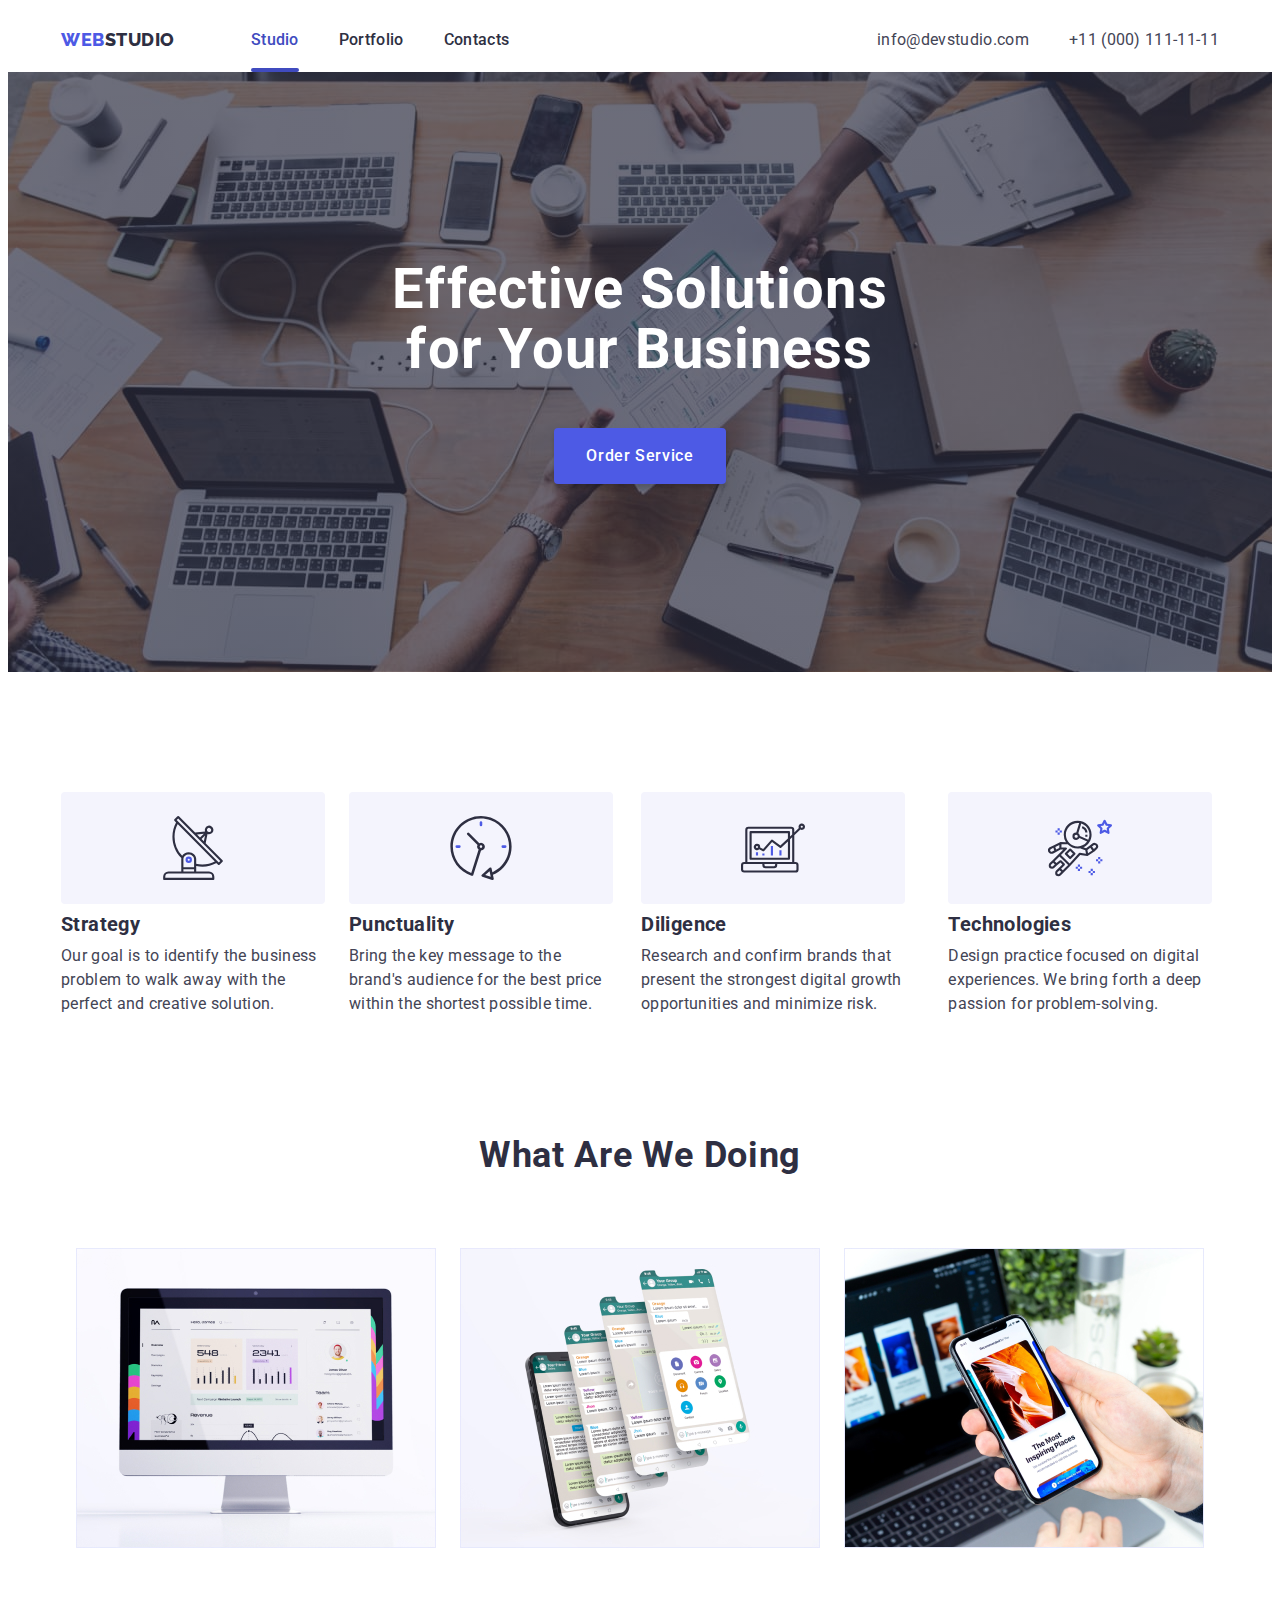
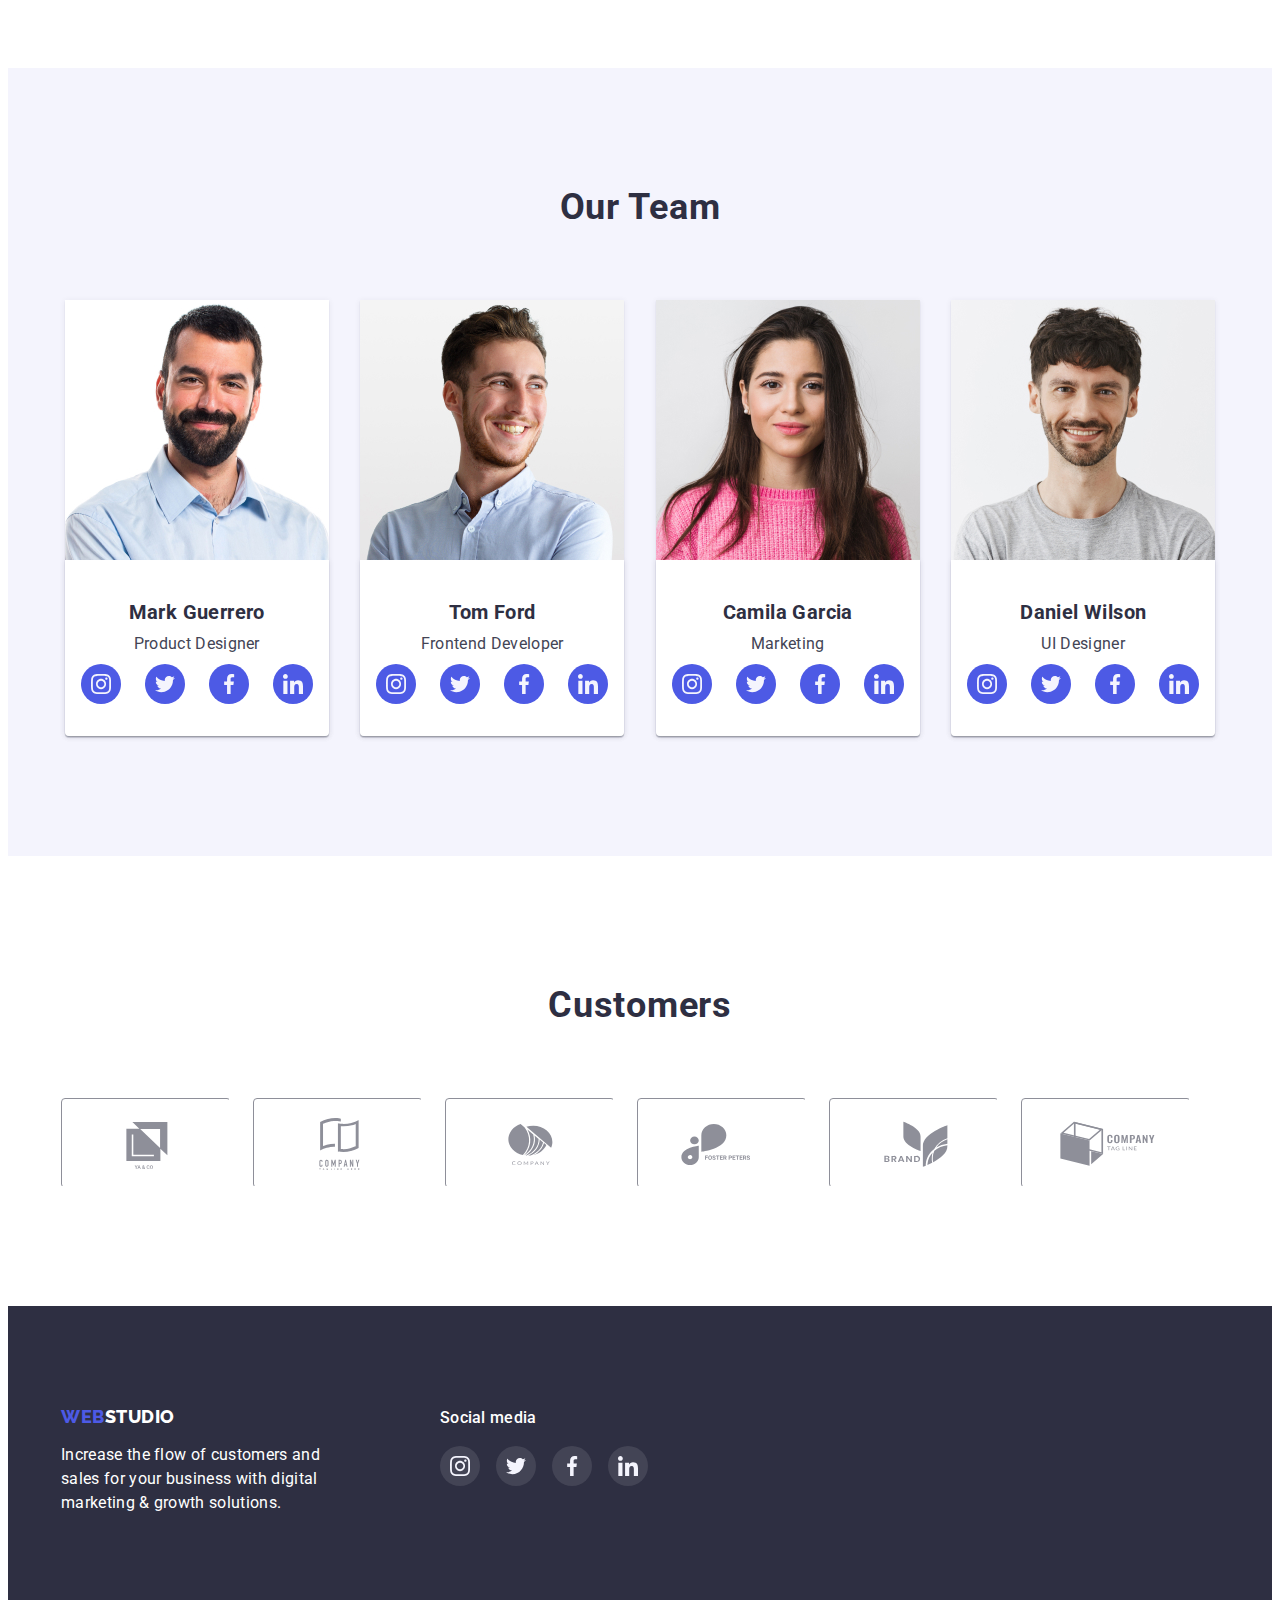
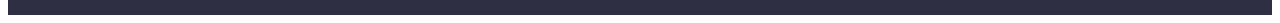
<file: index.html>
<!DOCTYPE html>
<html lang="en">
  <head>
    <meta charset="UTF-8" />
    <meta http-equiv="X-UA-Compatible" content="IE=edge" />
    <meta name="viewport" content="width=device-width, initial-scale=1.0" />
    <title>Document</title>
    <link rel="preconnect" href="https://fonts.googleapis.com" />
    <link rel="preconnect" href="https://fonts.gstatic.com" crossorigin />
    <link
      href="https://fonts.googleapis.com/css2?family=Raleway:wght@800&family=Roboto:wght@400;500;700;900&display=swap"
      rel="stylesheet"
    />
    <link
      rel="stylesheet"
      href="https://cdnjs.cloudflare.com/ajax/libs/modern-normalize/1.1.0/modern-normalize.min.css"
      integrity="sha512-wpPYUAdjBVSE4KJnH1VR1HeZfpl1ub8YT/NKx4PuQ5NmX2tKuGu6U/JRp5y+Y8XG2tV+wKQpNHVUX03MfMFn9Q=="
      crossorigin="anonymous"
      referrerpolicy="no-referrer"
    />
    <link rel="stylesheet" href="./css/styles.css" />
  </head>
  <body>
    <!-- header -->
    <header>
      <div class="container main-nav">
        <nav class="nav">
          <a class="logo-link-header link" href="./index.html"
            ><span class="logo">Web</span><span class="logo-end">Studio</span>
          </a>
          <ul class="site-nav list">
            <li class="item">
              <a class="active-link link current" href="./index.html">Studio</a>
            </li>
            <li class="item">
              <a class="active-link link" href="./portfolio.html">Portfolio</a>
            </li>
            <li class="item">
              <a class="active-link link" href="">Contacts</a>
            </li>
          </ul>
        </nav>

        <address class="nav-container">
          <ul class="nav-adress">
            <li class="list">
              <a class="mail item link" href="mailto:info@devstudio.com"
                >info@devstudio.com</a
              >
            </li>
            <li class="list">
              <a class="phone link" href="tel:+110001111111"
                >+11 (000) 111-11-11</a
              >
            </li>
          </ul>
        </address>
      </div>
    </header>
    <!-- hero -->
    <main>
      <section class="section-hero hero-wrap">
        <div class="container">
          <h1 class="hero">Effective Solutions for Your Business</h1>
          <button type="button" class="button-hero" data-modal-open>
            Order Service
          </button>
        </div>

        <div class="backdrop is-hidden" data-modal>
          <div class="modal">
            <p></p>
            <button type="button" class="modal-close" data-modal-close>
              <svg class="modal-icon-close" width="8" height="8">
                <use href="./images/icons.svg#icon-close-black"></use>
              </svg>
            </button>
          </div>
        </div>
      </section>
      <!-- about -->

      <section class="about">
        <div class="container">
          <h2 class="visually-hidden">about</h2>
          <ul class="about-list list">
            <li class="list-item">
              <div class="thumb">
                <svg class="team-soc-icon" width="64" height="64">
                  <use href="./images/icons.svg#icon-antenna"></use>
                </svg>
              </div>
              <h3 class="title-list">Strategy</h3>
              <p class="subtitle">
                Our goal is to identify the business problem to walk away with
                the perfect and creative solution.
              </p>
            </li>
            <li class="list-item">
              <div class="thumb">
                <svg class="team-soc-icon" width="64" height="64">
                  <use href="./images/icons.svg#icon-clock"></use>
                </svg>
              </div>
              <h3 class="title-list">Punctuality</h3>
              <p class="subtitle">
                Bring the key message to the brand's audience for the best price
                within the shortest possible time.
              </p>
            </li>
            <li class="list-item">
              <div class="thumb">
                <svg class="team-soc-icon" width="64" height="64">
                  <use href="./images/icons.svg#icon-diagram"></use>
                </svg>
              </div>
              <h3 class="title-list">Diligence</h3>
              <p class="subtitle">
                Research and confirm brands that present the strongest digital
                growth opportunities and minimize risk.
              </p>
            </li>
            <li class="list-item">
              <div class="thumb">
                <svg class="team-soc-icon" width="64" height="64">
                  <use href="./images/icons.svg#icon-astronaut"></use>
                </svg>
              </div>
              <h3 class="title-list">Technologies</h3>
              <p class="subtitle">
                Design practice focused on digital experiences. We bring forth a
                deep passion for problem-solving.
              </p>
            </li>
          </ul>
        </div>
      </section>

      <section>
        <div class="container">
          <h2 class="title-desk">What are we doing</h2>
          <ul class="going-title">
            <li class="list">
              <img
                class="image-list"
                src="./images/img1.jpg"
                alt="display picture"
                width="360"
              />
            </li>
            <li class="img-title list">
              <img
                class="image-list"
                src="./images/img2.jpg"
                alt="display phone"
                width="360"
              />
            </li>
            <li class="img-title list">
              <img
                class="image-list"
                src="./images/img3.jpg"
                alt="phone"
                width="360"
              />
            </li>
          </ul>
        </div>
      </section>

      <section class="team-section">
        <div class="container">
          <h2 class="title-team">Our Team</h2>
          <ul class="list title-workers">
            <li class="img-profile">
              <img
                src="./images/imgmarkguerrero.jpg"
                alt="markguerrero"
                width="264"
              />
              <div class="title-card">
                <h3 class="title-list">Mark Guerrero</h3>
                <p class="subtitle">Product Designer</p>
                <ul class="team-soc-list list">
                  <li class="team-soc-item">
                    <a class="team-soc-link link" href>
                      <svg class="team-soc-icon" width="20" height="20">
                        <use href="./images/icons.svg#icon-instagram"></use>
                      </svg>
                    </a>
                  </li>
                  <li class="team-soc-item">
                    <a class="team-soc-link link" href
                      ><svg class="team-soc-icon" width="20" height="20">
                        <use href="./images/icons.svg#icon-twitter"></use>
                      </svg>
                    </a>
                  </li>
                  <li class="team-soc-item">
                    <a class="team-soc-link link" href
                      ><svg class="team-soc-icon" width="20" height="20">
                        <use href="./images/icons.svg#icon-facebook"></use>
                      </svg>
                    </a>
                  </li>
                  <li class="team-soc-item">
                    <a class="team-soc-link link" href>
                      <svg class="team-soc-icon" width="20" height="20">
                        <use href="./images/icons.svg#icon-linkedin"></use>
                      </svg>
                    </a>
                  </li>
                </ul>
              </div>
            </li>
            <li class="img-profile">
              <img src="./images/imgtomford.jpg" alt="tomford" width="264" />
              <div class="title-card">
                <h3 class="title-list">Tom Ford</h3>
                <p class="subtitle">Frontend Developer</p>
                <ul class="team-soc-list list">
                  <li class="team-soc-item">
                    <a class="team-soc-link link" href>
                      <svg class="team-soc-icon" width="20" height="20">
                        <use href="./images/icons.svg#icon-instagram"></use>
                      </svg>
                    </a>
                  </li>
                  <li class="team-soc-item">
                    <a class="team-soc-link link" href
                      ><svg class="team-soc-icon" width="20" height="20">
                        <use href="./images/icons.svg#icon-twitter"></use>
                      </svg>
                    </a>
                  </li>
                  <li class="team-soc-item">
                    <a class="team-soc-link link" href
                      ><svg class="team-soc-icon" width="20" height="20">
                        <use href="./images/icons.svg#icon-facebook"></use>
                      </svg>
                    </a>
                  </li>
                  <li class="team-soc-item">
                    <a class="team-soc-link link" href>
                      <svg class="team-soc-icon" width="20" height="20">
                        <use href="./images/icons.svg#icon-linkedin"></use>
                      </svg>
                    </a>
                  </li>
                </ul>
              </div>
            </li>
            <li class="img-profile">
              <img
                src="./images/imgcamilagarcia.jpg"
                alt="camilagarcia"
                width="264"
              />
              <div class="title-card">
                <h3 class="title-list">Camila Garcia</h3>
                <p class="subtitle">Marketing</p>
                <ul class="team-soc-list list">
                  <li class="team-soc-item">
                    <a class="team-soc-link link" href>
                      <svg class="team-soc-icon" width="20" height="20">
                        <use href="./images/icons.svg#icon-instagram"></use>
                      </svg>
                    </a>
                  </li>
                  <li class="team-soc-item">
                    <a class="team-soc-link link" href
                      ><svg class="team-soc-icon" width="20" height="20">
                        <use href="./images/icons.svg#icon-twitter"></use>
                      </svg>
                    </a>
                  </li>
                  <li class="team-soc-item">
                    <a class="team-soc-link link" href
                      ><svg class="team-soc-icon" width="20" height="20">
                        <use href="./images/icons.svg#icon-facebook"></use>
                      </svg>
                    </a>
                  </li>
                  <li class="team-soc-item">
                    <a class="team-soc-link link" href>
                      <svg class="team-soc-icon" width="20" height="20">
                        <use href="./images/icons.svg#icon-linkedin"></use>
                      </svg>
                    </a>
                  </li>
                </ul>
              </div>
            </li>
            <li class="img-profile">
              <img
                src="./images/imgdanielwilson.jpg"
                alt="danielwilson"
                width="264"
              />
              <div class="title-card">
                <h3 class="title-list">Daniel Wilson</h3>
                <p class="subtitle">UI Designer</p>
                <ul class="team-soc-list list">
                  <li class="team-soc-item">
                    <a class="team-soc-link link" href>
                      <svg class="team-soc-icon" width="20" height="20">
                        <use href="./images/icons.svg#icon-instagram"></use>
                      </svg>
                    </a>
                  </li>
                  <li class="team-soc-item">
                    <a class="team-soc-link link" href
                      ><svg class="team-soc-icon" width="20" height="20">
                        <use href="./images/icons.svg#icon-twitter"></use>
                      </svg>
                    </a>
                  </li>
                  <li class="team-soc-item">
                    <a class="team-soc-link link" href
                      ><svg class="team-soc-icon" width="20" height="20">
                        <use href="./images/icons.svg#icon-facebook"></use>
                      </svg>
                    </a>
                  </li>
                  <li class="team-soc-item">
                    <a class="team-soc-link link" href>
                      <svg class="team-soc-icon" width="20" height="20">
                        <use href="./images/icons.svg#icon-linkedin"></use>
                      </svg>
                    </a>
                  </li>
                </ul>
              </div>
            </li>
          </ul>
        </div>
      </section>
      <section>
        <div class="container">
          <h2 class="title-customers">Customers</h2>
          <ul class="list-customers list">
            <li class="item-customers">
              <a class="customers-link link" href>
                <svg class="hover-icons" width="104" height="56">
                  <use href="./images/icons.svg#icon-logo-yaco"></use>
                </svg>
              </a>
            </li>
            <li class="item-customers">
              <a class="customers-link link" href>
                <svg class="hover-icons" width="104" height="56">
                  <use href="./images/icons.svg#icon-logo-comp-tag"></use>
                </svg>
              </a>
            </li>
            <li class="item-customers">
              <a class="customers-link link" href>
                <svg class="hover-icons" width="104" height="56">
                  <use href="./images/icons.svg#icon-logo-company"></use>
                </svg>
              </a>
            </li>
            <li class="item-customers">
              <a class="customers-link link" href>
                <svg class="hover-icons" width="104" height="56">
                  <use href="./images/icons.svg#icon-logo-foster"></use>
                </svg>
              </a>
            </li>
            <li class="item-customers">
              <a class="customers-link link" href>
                <svg class="hover-icons" width="104" height="56">
                  <use href="./images/icons.svg#icon-logo-brand"></use>
                </svg>
              </a>
            </li>
            <li class="item-customers">
              <a class="customers-link link" href>
                <svg class="hover-icons" width="104" height="56">
                  <use href="./images/icons.svg#icon-logo-tag-line"></use>
                </svg>
              </a>
            </li>
          </ul>
        </div>
      </section>
    </main>
    <!-- footer -->
    <footer class="footer-background">
      <div class="container footer-container">
        <div class="footer-container-logo">
          <a class="logo-link-header link" href="./index.html"
            ><span class="logo">Web</span
            ><span class="logo-end-footer">Studio</span>
          </a>
          <p class="footer-subtitle">
            Increase the flow of customers and <br />
            sales for your business with digital <br />
            marketing & growth solutions.
          </p>
        </div>
        <div class="container-footer-soc">
          <p class="container-footer-soc-title">Social media</p>
          <ul class="ft-soc-list list">
            <li class="ft-soc-item">
              <a class="ft-soc-link link" href>
                <svg class="ft-soc-icon" width="20" height="20">
                  <use href="./images/icons.svg#icon-instagram"></use>
                </svg>
              </a>
            </li>
            <li class="ft-soc-item">
              <a class="ft-soc-link link" href
                ><svg class="ft-soc-icon" width="20" height="20">
                  <use href="./images/icons.svg#icon-twitter"></use>
                </svg>
              </a>
            </li>
            <li class="ft-soc-item">
              <a class="ft-soc-link link" href
                ><svg class="ft-soc-icon" width="20" height="20">
                  <use href="./images/icons.svg#icon-facebook"></use>
                </svg>
              </a>
            </li>
            <li class="ft-soc-item">
              <a class="ft-soc-link link" href>
                <svg class="ft-soc-icon" width="20" height="20">
                  <use href="./images/icons.svg#icon-linkedin"></use>
                </svg>
              </a>
            </li>
          </ul>
        </div>
      </div>
    </footer>
    <script src="./js/modal.js"></script>
  </body>
</html>
</file>
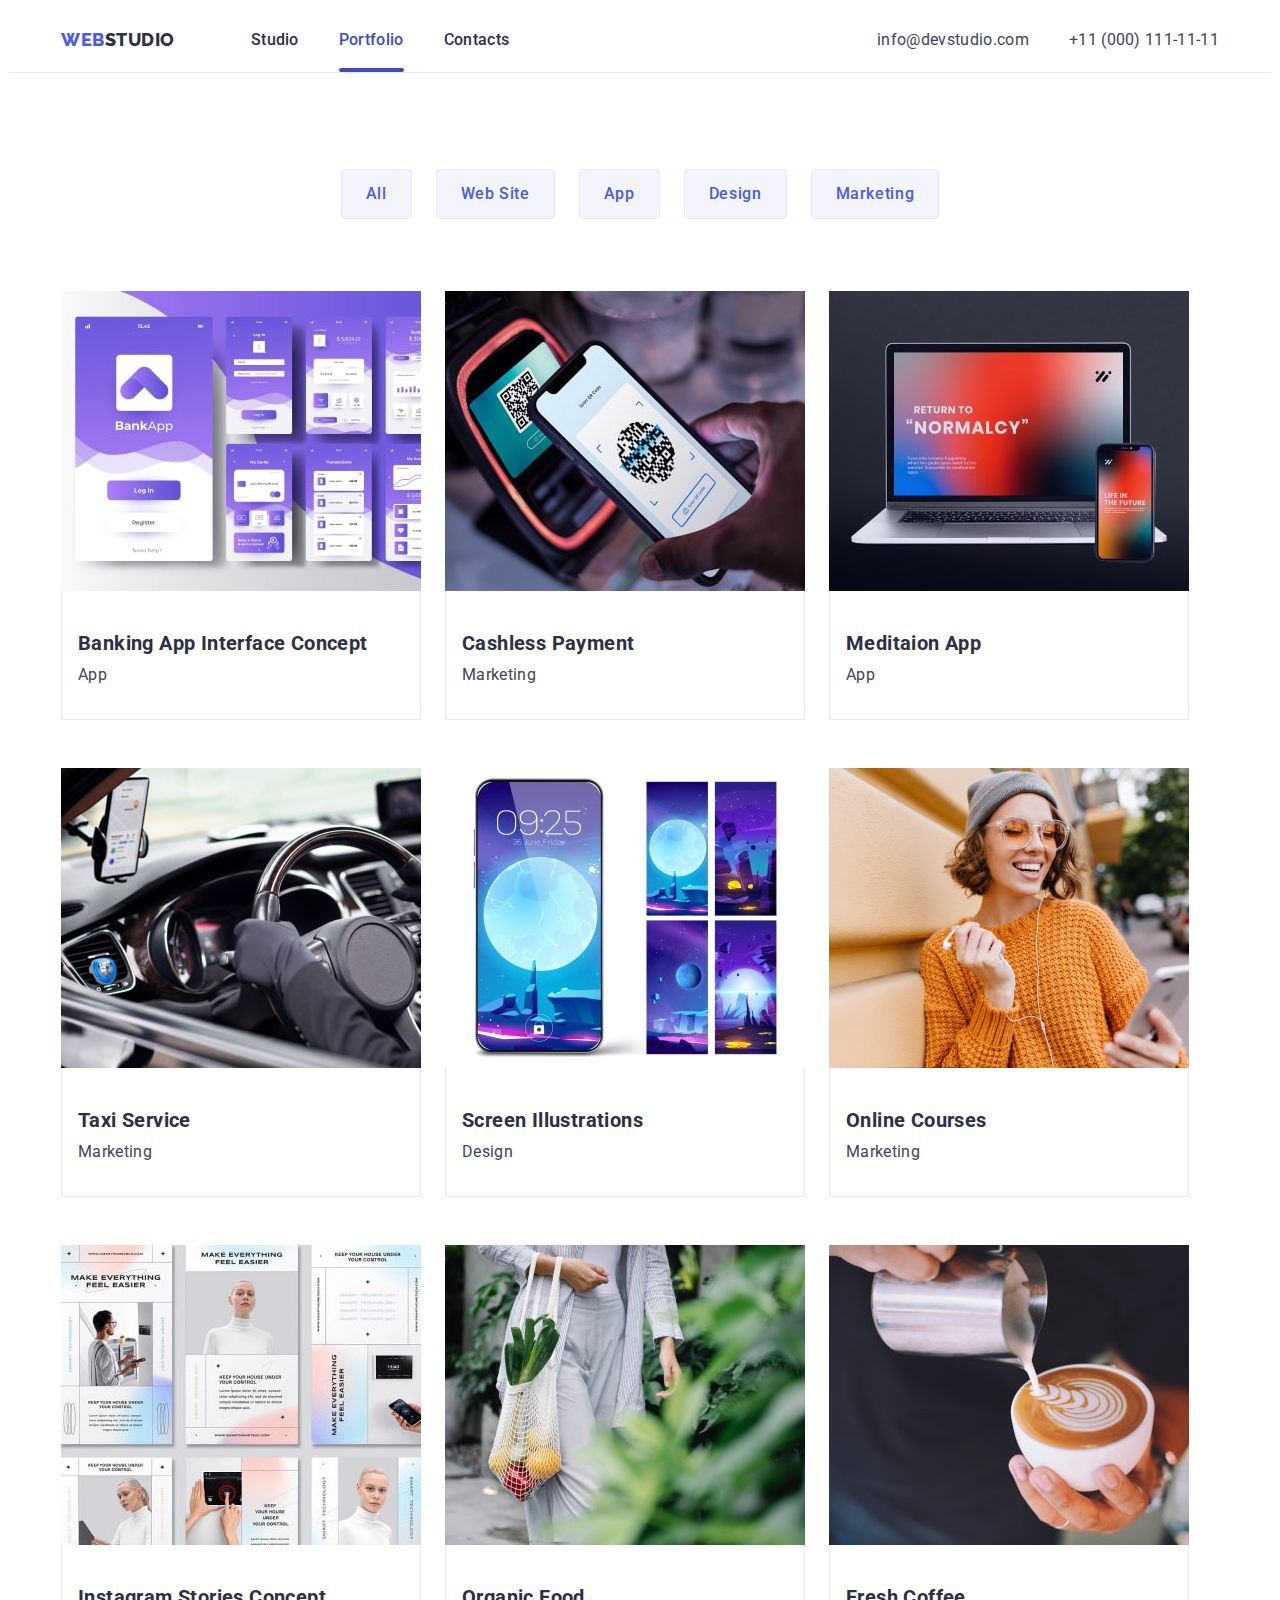
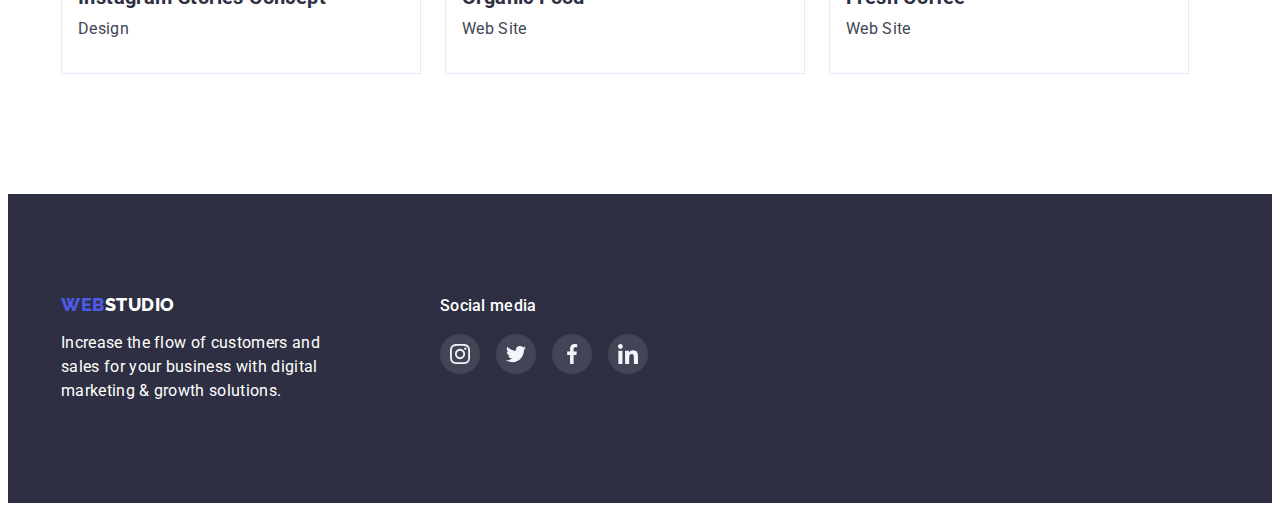
<file: portfolio.html>
<!DOCTYPE html>
<html lang="en">
  <head>
    <meta charset="UTF-8" />
    <meta http-equiv="X-UA-Compatible" content="IE=edge" />
    <meta name="viewport" content="width=device-width, initial-scale=1.0" />
    <title>portfolio</title>
    <link rel="preconnect" href="https://fonts.googleapis.com" />
    <link rel="preconnect" href="https://fonts.gstatic.com" crossorigin />
    <link
      href="https://fonts.googleapis.com/css2?family=Raleway:wght@800&family=Roboto:wght@400;500;700;900&display=swap"
      rel="stylesheet"
    />
    <link
      rel="stylesheet"
      href="https://cdnjs.cloudflare.com/ajax/libs/modern-normalize/1.1.0/modern-normalize.min.css"
      integrity="sha512-wpPYUAdjBVSE4KJnH1VR1HeZfpl1ub8YT/NKx4PuQ5NmX2tKuGu6U/JRp5y+Y8XG2tV+wKQpNHVUX03MfMFn9Q=="
      crossorigin="anonymous"
      referrerpolicy="no-referrer"
    />
    <link rel="stylesheet" href="./css/styles.css" />
  </head>
  <body>
    <!-- header -->
    <header class="border-botton">
      <div class="container main-nav">
        <nav class="nav">
          <a class="logo-link-header link" href="./index.html"
            ><span class="logo">Web</span><span class="logo-end">Studio</span>
          </a>
          <ul class="site-nav list">
            <li class="item">
              <a class="active-link link" href="./index.html">Studio</a>
            </li>
            <li class="item">
              <a class="active-link link current" href="./portfolio.html"
                >Portfolio</a
              >
            </li>
            <li class="item">
              <a class="active-link link" href="">Contacts</a>
            </li>
          </ul>
        </nav>

        <address class="nav-container">
          <ul class="nav-adress">
            <li class="list">
              <a class="mail item link" href="mailto:info@devstudio.com"
                >info@devstudio.com</a
              >
            </li>
            <li class="list">
              <a class="phone link" href="tel:+110001111111"
                >+11 (000) 111-11-11</a
              >
            </li>
          </ul>
        </address>
      </div>
    </header>
    <main>
      <section class="main-bgcolor">
        <!-- фільтр кнопок -->
        <h1 class="visually-hidden">portfolio</h1>
        <div class="container">
          <ul class="filtr-container list">
            <li class="portfolio-button-item">
              <button class="btn-filter btn-filtr-text" type="button">
                All
              </button>
            </li>
            <li class="portfolio-button-item">
              <button class="btn-filter btn-filtr-text" type="button">
                Web Site
              </button>
            </li>
            <li class="portfolio-button-item">
              <button class="btn-filter btn-filtr-text" type="button">
                App
              </button>
            </li>
            <li class="portfolio-button-item">
              <button class="btn-filter btn-filtr-text" type="button">
                Design
              </button>
            </li>
            <li class="portfolio-button-item">
              <button class="btn-filter btn-filtr-text" type="button">
                Marketing
              </button>
            </li>
          </ul>

          <!-- портфоліо -->

          <ul class="card-container list">
            <li class="img-item">
              <a class="img-link link" href=""
                ><img />
                <div class="img-cover-wrap">
                  <img
                    src="./images/bankingapp.jpg"
                    alt="bankingapp"
                    width="360"
                  />
                  <p class="img-cover-text">
                    14 Stylish and User-Friendly App Design Concepts · Task
                    Manager App · Calorie Tracker App · Exotic Fruit Ecommerce
                    App · Cloud Storage App
                  </p>
                </div>
                <div class="img-filtr">
                  <h2 class="title-list">Banking App Interface Concept</h2>
                  <p class="subtitle">App</p>
                </div>
              </a>
            </li>

            <li class="img-item">
              <a class="img-link link" href="">
                <div class="img-cover-wrap">
                  <img
                    src="./images/cashlesspayment.jpg"
                    alt="cashlesspayment"
                    width="360"
                  />
                  <p class="img-cover-text">
                    14 Stylish and User-Friendly App Design Concepts · Task
                    Manager App · Calorie Tracker App · Exotic Fruit Ecommerce
                    App · Cloud Storage App
                  </p>
                </div>
                <div class="img-filtr">
                  <h2 class="title-list">Cashless Payment</h2>
                  <p class="subtitle">Marketing</p>
                </div>
              </a>
            </li>

            <li class="img-item">
              <a class="img-link link" href="">
                <div class="img-cover-wrap">
                  <img
                    src="./images/meditaionapp.jpg"
                    alt="meditaionapp"
                    width="360"
                  />
                  <p class="img-cover-text">
                    14 Stylish and User-Friendly App Design Concepts · Task
                    Manager App · Calorie Tracker App · Exotic Fruit Ecommerce
                    App · Cloud Storage App
                  </p>
                </div>
                <div class="img-filtr">
                  <h2 class="title-list">Meditaion App</h2>
                  <p class="subtitle">App</p>
                </div>
              </a>
            </li>

            <li class="img-item">
              <a class="img-link link" href="">
                <div class="img-cover-wrap">
                  <img
                    src="./images/taxiservice.jpg"
                    alt="taxiservice"
                    width="360"
                  />
                  <p class="img-cover-text">
                    14 Stylish and User-Friendly App Design Concepts · Task
                    Manager App · Calorie Tracker App · Exotic Fruit Ecommerce
                    App · Cloud Storage App
                  </p>
                </div>
                <div class="img-filtr">
                  <h2 class="title-list">Taxi Service</h2>
                  <p class="subtitle">Marketing</p>
                </div>
              </a>
            </li>

            <li class="img-item">
              <a class="img-link link" href="">
                <div class="img-cover-wrap">
                  <img
                    src="./images/screenillustrations.jpg"
                    alt="screenillustrations"
                    width="360"
                  />
                  <p class="img-cover-text">
                    14 Stylish and User-Friendly App Design Concepts · Task
                    Manager App · Calorie Tracker App · Exotic Fruit Ecommerce
                    App · Cloud Storage App
                  </p>
                </div>
                <div class="img-filtr">
                  <h2 class="title-list">Screen Illustrations</h2>
                  <p class="subtitle">Design</p>
                </div>
              </a>
            </li>

            <li class="img-item">
              <a class="img-link link" href="">
                <div class="img-cover-wrap">
                  <img
                    src="./images/onlinecourses.jpg"
                    alt="onlinecourses"
                    width="360"
                  />
                  <p class="img-cover-text">
                    14 Stylish and User-Friendly App Design Concepts · Task
                    Manager App · Calorie Tracker App · Exotic Fruit Ecommerce
                    App · Cloud Storage App
                  </p>
                </div>
                <div class="img-filtr">
                  <h2 class="title-list">Online Courses</h2>
                  <p class="subtitle">Marketing</p>
                </div>
              </a>
            </li>

            <li class="img-item">
              <a class="img-link link" href="">
                <div class="img-cover-wrap">
                  <img
                    src="./images/instagramstoriesconcept.jpg"
                    alt="instagramstoriesconcept"
                    width="360"
                  />
                  <p class="img-cover-text">
                    14 Stylish and User-Friendly App Design Concepts · Task
                    Manager App · Calorie Tracker App · Exotic Fruit Ecommerce
                    App · Cloud Storage App
                  </p>
                </div>
                <div class="img-filtr">
                  <h2 class="title-list">Instagram Stories Concept</h2>
                  <p class="subtitle">Design</p>
                </div>
              </a>
            </li>

            <li class="img-item">
              <a class="img-link link" href="">
                <div class="img-cover-wrap">
                  <img
                    src="./images/organicfood.jpg"
                    alt="organicfood"
                    width="360"
                  />
                  <p class="img-cover-text">
                    14 Stylish and User-Friendly App Design Concepts · Task
                    Manager App · Calorie Tracker App · Exotic Fruit Ecommerce
                    App · Cloud Storage App
                  </p>
                </div>
                <div class="img-filtr">
                  <h2 class="title-list">Organic Food</h2>
                  <p class="subtitle">Web Site</p>
                </div>
              </a>
            </li>

            <li class="img-item">
              <a class="img-link link" href="">
                <div class="img-cover-wrap">
                  <img
                    src="./images/freshcoffee.jpg"
                    alt="freshcoffee"
                    width="360"
                  />
                  <p class="img-cover-text">
                    14 Stylish and User-Friendly App Design Concepts · Task
                    Manager App · Calorie Tracker App · Exotic Fruit Ecommerce
                    App · Cloud Storage App
                  </p>
                </div>
                <div class="img-filtr">
                  <h2 class="title-list">Fresh Coffee</h2>
                  <p class="subtitle">Web Site</p>
                </div>
              </a>
            </li>
          </ul>
        </div>
      </section>
    </main>
    <!-- footer -->
    <footer class="footer-background">
      <div class="container footer-container">
        <div class="footer-container-logo">
          <a class="logo-link-header link" href="./index.html"
            ><span class="logo">Web</span
            ><span class="logo-end-footer">Studio</span>
          </a>
          <p class="footer-subtitle">
            Increase the flow of customers and <br />
            sales for your business with digital <br />
            marketing & growth solutions.
          </p>
        </div>
        <div class="container-footer-soc">
          <p class="container-footer-soc-title">Social media</p>
          <ul class="ft-soc-list list">
            <li class="ft-soc-item">
              <a class="ft-soc-link link" href>
                <svg class="ft-soc-icon" width="20" height="20">
                  <use href="./images/icons.svg#icon-instagram"></use>
                </svg>
              </a>
            </li>
            <li class="ft-soc-item">
              <a class="ft-soc-link link" href
                ><svg class="ft-soc-icon" width="20" height="20">
                  <use href="./images/icons.svg#icon-twitter"></use>
                </svg>
              </a>
            </li>
            <li class="ft-soc-item">
              <a class="ft-soc-link link" href
                ><svg class="ft-soc-icon" width="20" height="20">
                  <use href="./images/icons.svg#icon-facebook"></use>
                </svg>
              </a>
            </li>
            <li class="ft-soc-item">
              <a class="ft-soc-link link" href>
                <svg class="ft-soc-icon" width="20" height="20">
                  <use href="./images/icons.svg#icon-linkedin"></use>
                </svg>
              </a>
            </li>
          </ul>
        </div>
      </div>
    </footer>
  </body>
</html>
</file>
<file: css/styles.css>
/* приховані заголовки */
.visually-hidden {
  position: absolute;
  width: 1px;
  height: 1px;
  margin: -1px;
  border: 0;
  padding: 0;

  white-space: nowrap;
  clip-path: inset(100%);
  clip: rect(0 0 0 0);
  overflow: hidden;
}
/* модальне вікно */

.backdrop {
  position: fixed;
  left: 0;
  top: 0;
  width: 100%;
  height: 100%;
  background: rgba(46, 47, 66, 0.4);
  opacity: 1;
  visibility: visible;
  transition: opacity 250ms linear, visibility 300ms linear;
}
.backdrop.is-hidden {
  visibility: hidden;
  opacity: 0;
  pointer-events: none;
}

.backdrop.is-hidden .modal {
  transition: translate 300ms linear;
}

.modal {
  position: absolute;
  width: 408px;
  min-height: 576px;
  top: 50%;
  left: 50%;
  transform: translate(-50%, -50%);
  background: #fcfcfc;
  box-shadow: 0px 1px 1px rgba(0, 0, 0, 0.14), 0px 1px 3px rgba(0, 0, 0, 0.12),
    0px 2px 1px rgba(0, 0, 0, 0.2);
  border-radius: 4px;
  padding: 24px;
  transition: transform 300ms linear;
}

.modal-close {
  width: 24px;
  height: 24px;
  background: #e7e9fc;
  border: 1px solid rgba(0, 0, 0, 0.1);
  border-radius: 50%;
  display: flex;
  align-items: center;
  justify-content: center;
  padding: 0;
  margin-left: auto;
  transition-duration: 250ms;
  transition-timing-function: cubic-bezier(0.4, 0, 0.2, 1);
}

.modal-close:hover,
.modal-close:focus {
  background: #404bbf;
  fill: #ffffff;
  border-radius: 4px;
  border-radius: 50%;
  cursor: pointer;
}
/* кінець мод вікна */
p,
h1,
h2,
h3,
h4,
h5,
h6 {
  margin: 0;
}
ul {
  margin: 0;
  padding-left: 0;
}
img {
  display: block;
  max-width: 100%;
  height: auto;
}
.container {
  max-width: 1158px;
  padding-left: 15px;
  padding-right: 15px;
  margin: 0 auto;
}
.nav {
  display: flex;
  align-items: center;
}

:root {
  --primary-brand: #4d5ae5;
  --pressed-state: #404bbf;
  --dark: #2e2f42;
  --success: #31d0aa;
  --text: #434455;
  --subtle-text: #8e8f99;
  --accent: #e7e9fc;
  --light: #f4f4fd;
  --white-color: #ffffff;
}
body {
  font-family: "Roboto", sans-serif;
  color: #ffffff;
}
.list {
  list-style: none;
}
.link {
  text-decoration: none;
}

.site-nav {
  display: flex;
  margin-left: 76px;
}
.site-nav .link {
  display: block;
  padding-top: 20px;
  padding-bottom: 20px;
  color: var(--dark);
  font-weight: 500;
  font-size: 16px;
  line-height: 1.5;
  letter-spacing: 0.02em;
}
.site-nav .item:last-child {
  margin-right: 0;
}
.item {
  margin-right: 40px;
}
.active-link {
  position: relative;
  transition-property: color;
  transition-duration: 250ms;
  transition-timing-function: cubic-bezier(0.4, 0, 0.2, 1);
}
.active-link:hover,
.active-link:focus,
.active-link.current {
  color: var(--pressed-state);
}
.active-link.link.current::after {
  content: "";
  display: block;
  width: 100%;
  height: 4px;
  border-radius: 2px;
  background: #404bbf;
  position: absolute;
  left: 0;
  bottom: 0;
}

.phone {
  font-family: "Roboto", sans-serif;
  font-style: normal;
  font-size: 16px;
  line-height: 1.5;
  letter-spacing: 0.02em;
  color: var(--text);
  transition-property: color;
  transition-duration: 250ms;
  transition-timing-function: cubic-bezier(0.4, 0, 0.2, 1);
}
.mail {
  font-family: "Roboto", sans-serif;
  font-style: normal;
  font-size: 16px;
  line-height: 1.5;
  letter-spacing: 0.02em;
  color: var(--text);
  transition-property: color;
  transition-duration: 250ms;
  transition-timing-function: cubic-bezier(0.4, 0, 0.2, 1);
}
.mail:hover,
.mail:focus {
  color: var(--pressed-state);
}
.phone:hover,
.phone:focus {
  color: var(--pressed-state);
}

.nav-adress {
  display: flex;
  margin-left: auto;
}
.nav-container {
  display: flex;
  margin-left: auto;
}
.main-nav {
  display: flex;
  align-items: center;
}
.border-botton {
  border-bottom: 1px solid var(--accent);
}

/* hero */
.section-hero {
  background-color: var(--dark);
  padding-top: 188px;
  padding-bottom: 188px;
  text-align: center;
  display: flex;
}
.hero-wrap {
  max-width: 1440px;
  margin-left: auto;
  margin-right: auto;
  background-image: linear-gradient(
      rgba(46, 47, 66, 0.7),
      rgba(46, 47, 66, 0.7)
    ),
    url(../images/people-office.jpg);
  background-repeat: no-repeat;
  background-position: center;
  background-size: cover;
}
.hero {
  font-size: 56px;
  line-height: 1.07;
  letter-spacing: 0.02em;
  color: var(--white-color);
  color: var(--primery-background);
  max-width: 500px;
  text-align: center;
}
.button-hero {
  font-family: inherit;
  font-weight: 500;
  font-size: 16px;
  line-height: 1.5;
  letter-spacing: 0.04em;
  cursor: pointer;
  border: none;
  margin-top: 48px;
  padding: 16px 32px;
  color: #ffffff;
  background: #4d5ae5;
  box-shadow: 0px 4px 4px rgba(0, 0, 0, 0.15);
  border-radius: 4px;
  transition-property: background;
  transition-duration: 250ms;
  transition-timing-function: cubic-bezier(0.4, 0, 0.2, 1);
}

.button-hero:hover,
.button-hero:focus {
  background: var(--pressed-state);
}
/* ___________hero end______________ */

.thumb {
  background: #f4f4fd;
  border-radius: 4px;
  width: 264px;
  height: 112px;
  display: flex;
  align-items: center;
  justify-content: center;
}
.card-container {
  display: flex;
  flex-wrap: wrap;
  gap: 24px;
  row-gap: 48px;
}
/* .img-item {
  width: calc((100%-60px) / 3);
} */

.img-item:hover .img-cover-text,
.img-link:focus .img-cover-text {
  transform: translateY(0);
}

.img-cover-text {
  position: absolute;
  top: 0;
  padding: 40px 32px 164px 40px;
  height: 100%;
  font-family: "Roboto";
  font-style: normal;
  font-weight: 400;
  font-size: 16px;
  line-height: 1.5;
  letter-spacing: 0.02em;
  color: #f4f4fd;
  background: #4d5ae5;
  background-blend-mode: soft-light;
  mix-blend-mode: normal;
  transform: translateY(100%);
  transition: transform 250ms cubic-bezier(0.4, 0, 0.2, 1);
}
.img-cover-wrap {
  position: relative;
  overflow: hidden;
}

.img-filtr {
  padding: 32px 0 32px 16px;
  border: 1px solid var(--accent);
  border-top: none;
  background: #ffffff;
}
.filtr-container {
  display: flex;
  justify-content: center;
  gap: 24px;
  margin-bottom: 72px;
}
.btn-filter {
  background: var(--light);
  border: 1px solid var(--accent);
  border-radius: 4px;
  display: flex;
  flex-direction: row;
  align-items: flex-start;
  padding: 12px 24px;
  transition-property: color, background;
  transition-duration: 250ms;
  transition-timing-function: cubic-bezier(0.4, 0, 0.2, 1);
}
.btn-filtr-text {
  font-family: inherit;
  font-weight: 500;
  font-size: 16px;
  line-height: 1.5;
  letter-spacing: 0.04em;
  cursor: pointer;
  color: #4d5ae5;
}
.btn-filter:hover,
.btn-filter:focus {
  color: #ffffff;
  background: var(--pressed-state);
  box-shadow: 0px 3px 1px rgba(0, 0, 0, 0.1), 0px 2px 1px rgba(0, 0, 0, 0.08),
    0px 2px 2px rgba(0, 0, 0, 0.12);
  border-radius: 4px;
  border: none;
}

.img-link {
  display: block;

  transition-duration: 250ms;
  transition-timing-function: cubic-bezier(0.4, 0, 0.2, 1);
}

.img-link:hover,
.img-link:focus {
  box-shadow: 0px 1px 6px rgba(46, 47, 66, 0.08),
    0px 1px 1px rgba(46, 47, 66, 0.16), 0px 2px 1px rgba(46, 47, 66, 0.08);
}

.going-title {
  justify-content: center;
  display: flex;
  gap: 24px;
  margin-bottom: 120px;
}

.title-desk {
  font-family: "Roboto";
  font-size: 36px;
  line-height: 1.11;
  letter-spacing: 0.02em;
  text-transform: capitalize;
  color: var(--dark);
  text-align: center;
  margin-bottom: 72px;
}
.title-team {
  font-family: "Roboto";
  font-size: 36px;
  line-height: 1.11;
  letter-spacing: 0.02em;
  text-transform: capitalize;
  color: var(--dark);
  text-align: center;
  margin-bottom: 72px;
}
.title-card {
  padding: 32px 16px;
  display: flex;
  flex-direction: column;
  /* justify-content: center; */
  align-items: center;
  background: #ffffff;
  box-shadow: 0px 1px 6px rgba(46, 47, 66, 0.08),
    0px 1px 1px rgba(46, 47, 66, 0.16), 0px 2px 1px rgba(46, 47, 66, 0.08);
  border-radius: 0px 0px 4px 4px;
}
.title-list {
  font-size: 20px;
  line-height: 1.2;
  letter-spacing: 0.02em;
  color: var(--dark);
  margin-top: 8px;
  margin-bottom: 8px;
}
.subtitle {
  font-size: 16px;
  line-height: 1.5;
  letter-spacing: 0.02em;
  color: var(--text);
}

.img-profile {
  background: #ffffff;
  box-shadow: 0px 1px 6px rgba(46, 47, 66, 0.08),
    0px 1px 1px rgba(46, 47, 66, 0.16), 0px 2px 1px rgba(46, 47, 66, 0.08);
  border-radius: 0px 0px 4px 4px;
}
.about {
  padding-top: 120px;
  padding-bottom: 120px;
}
.about-list {
  display: flex;
  gap: 24px;
}

.title-workers {
  justify-content: space-around;
  display: flex;
  gap: 24px;
}

.team-section {
  background: var(--light);
  padding-top: 120px;
  padding-bottom: 120px;
}
.main-bgcolor {
  background: #ffffff;
  padding-top: 96px;
  padding-bottom: 120px;
}

.title-customers {
  font-family: "Roboto";
  font-style: normal;
  font-weight: 700;
  font-size: 36px;
  line-height: 1.11;
  letter-spacing: 0.02em;
  text-transform: capitalize;
  color: var(--dark);
  text-align: center;
  margin-top: 130px;
}
.list-customers {
  display: flex;
  gap: 24px;
  padding-bottom: 120px;
  padding-top: 72px;
}
.item-customers {
  width: 168px;
  height: 88px;
  background-position: center;
  overflow: hidden;
}

.customers-link {
  width: 100%;
  height: 100%;
  display: flex;
  align-items: center;
  justify-content: center;
  border: 1px solid #8e8f99;
  border-radius: 4px;
  color: #8e8f99;
  transition-property: border-color, color;
  transition-duration: 250ms;
  transition-timing-function: cubic-bezier(0.4, 0, 0.2, 1);
}
.customers-link:hover,
.customers-link:focus {
  border-color: #404bbf;
  color: #404bbf;
}
.hover-icons {
  fill: currentColor;
}
/* footer */

.footer-background {
  background: var(--dark);
  padding-top: 100px;
  padding-bottom: 100px;
  display: flex;
  margin: 0 auto;
}
.footer-container {
  display: flex;
  width: 1158px;
}
.footer-container-logo {
  padding-right: 120px;
}

/* .container-footer-soc {
} */

.footer-subtitle {
  font-family: "Roboto", sans-serif;
  font-size: 16px;
  line-height: 1.5;
  letter-spacing: 0.02em;
  color: var(--white-color);
  margin-top: 16px;
}
.team-soc-list {
  display: flex;
  justify-content: center;
  gap: 24px;
  margin-top: 8px;
}
.team-soc-link:hover,
.team-soc-link:focus {
  background-color: #404bbf;
}
.team-soc-item {
  width: 100%;
  height: 100%;
  background-position: center;
  overflow: hidden;
  border-radius: 50%;
}
.team-soc-link {
  width: 40px;
  height: 40px;
  display: flex;
  justify-content: center;
  align-items: center;
  background-color: #4d5ae5;
  transition-property: background-color;
  transition-duration: 250ms;
  transition-timing-function: cubic-bezier(0.4, 0, 0.2, 1);
}

/* .team-soc-icon{
  width: 20px;
  height: 20px;
} */

.ft-soc-list {
  display: flex;
  flex-direction: row;
  align-items: flex-start;
  gap: 16px;
}

.ft-soc-item {
  width: 40px;
  height: 40px;
  background-position: center;
  overflow: hidden;
  border-radius: 50%;
}

.ft-soc-link {
  width: 100%;
  height: 100%;
  display: flex;
  justify-content: center;
  align-items: center;
  background: rgba(255, 255, 255, 0.1);
  transition-property: background;
  transition-duration: 250ms;
  transition-timing-function: cubic-bezier(0.4, 0, 0.2, 1);
}

.ft-soc-link:hover,
.ft-soc-link:focus {
  background: #31d0aa;
}

.container-footer-soc-title {
  font-family: "Roboto";
  font-style: normal;
  font-weight: 500;
  font-size: 16px;
  line-height: 1.5;
  letter-spacing: 0.02em;
  color: #ffffff;
  display: block;
  margin-bottom: 16px;
}
/* логотип */
.logo {
  font-family: "Raleway", sans-serif;
  font-weight: 800;
  font-size: 18px;
  line-height: 1.17;
  letter-spacing: 0.03em;
  text-transform: uppercase;
  color: #4d5ae5;
}
.logo-end {
  font-family: "Raleway", sans-serif;
  font-weight: 800;
  font-size: 18px;
  line-height: 1.17;
  text-decoration: none;
  letter-spacing: 0.03em;
  text-transform: uppercase;
  color: var(--dark);
}
.logo-end-footer {
  font-family: "Raleway", sans-serif;
  font-weight: 800;
  font-size: 18px;
  line-height: 1.17;
  letter-spacing: 0.03em;
  text-transform: uppercase;
  color: #ffffff;
}
</file>
